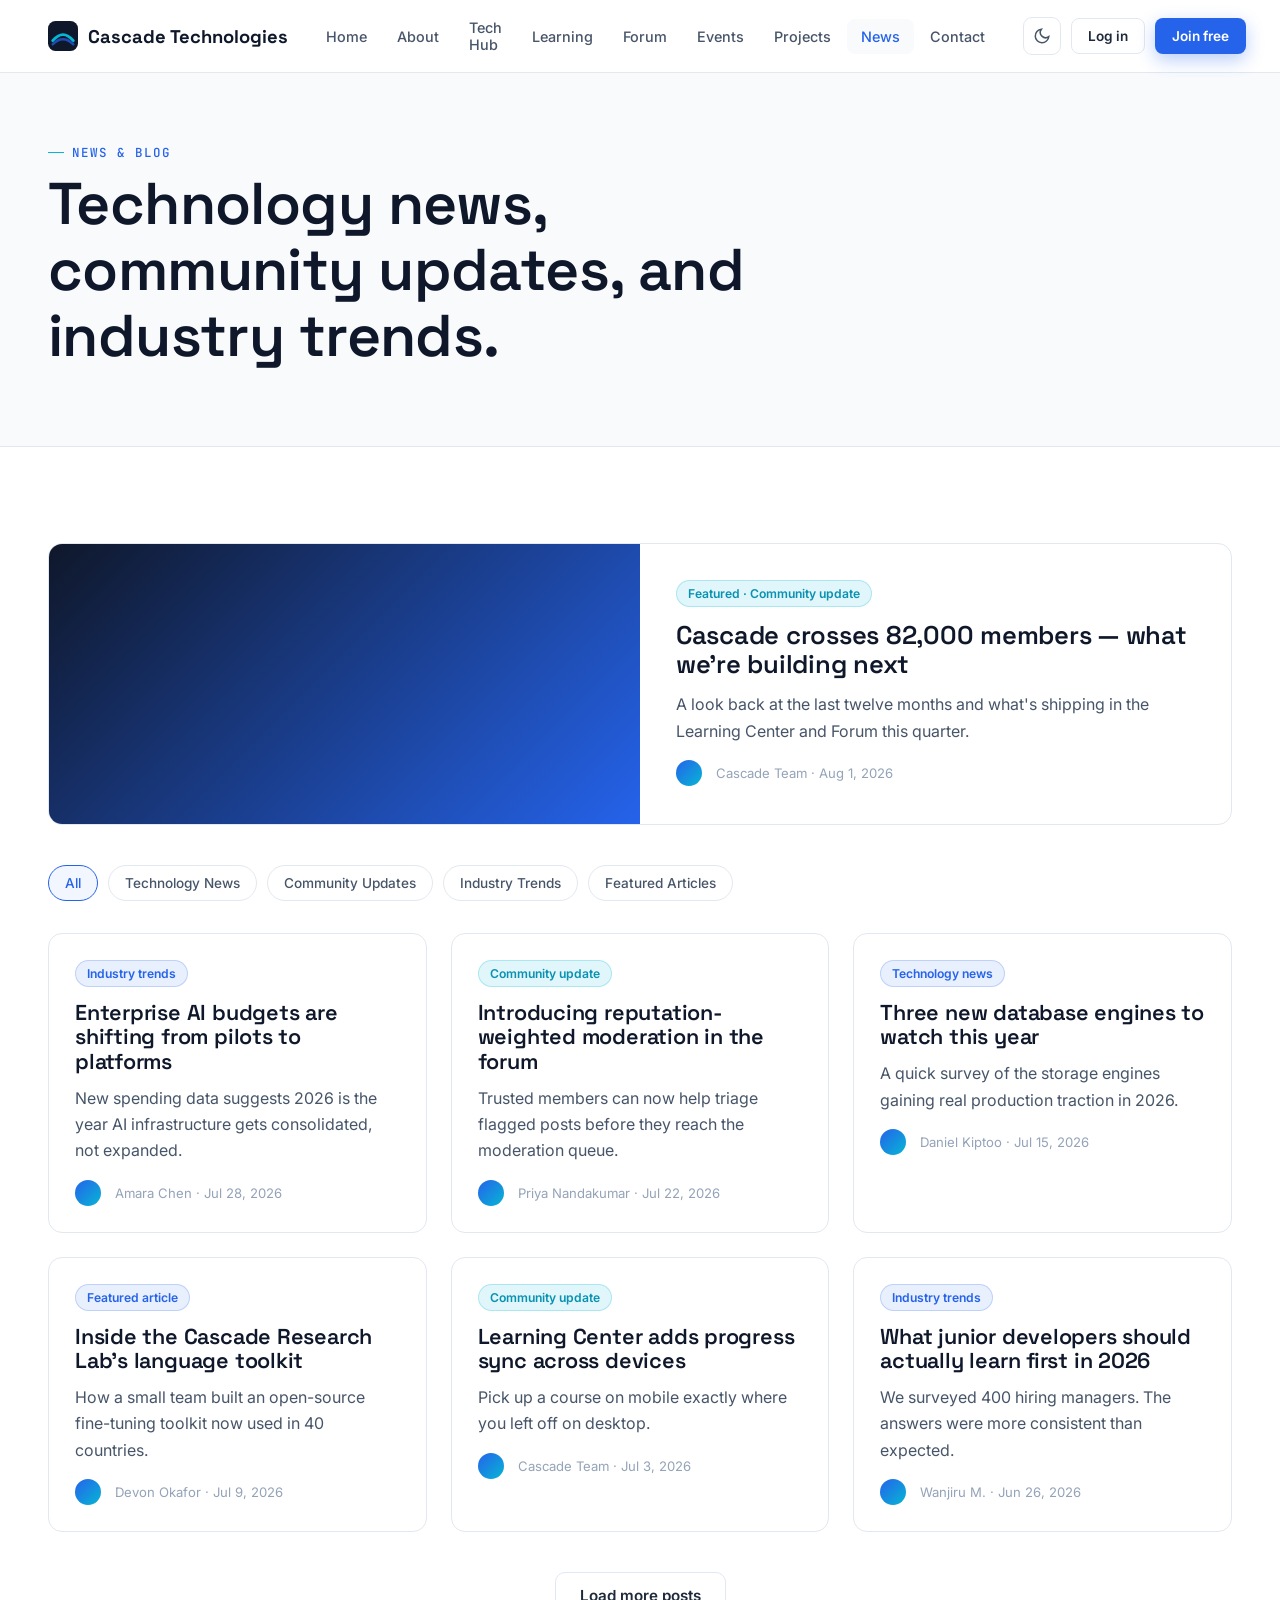
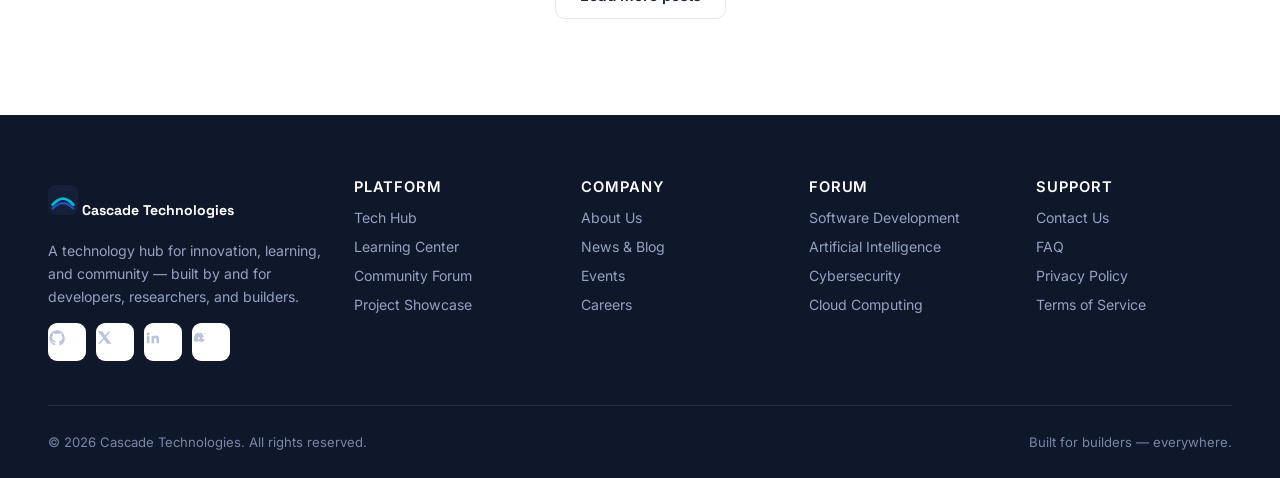
<file: news.html>
<!DOCTYPE html>
<html lang="en">
<head>
<meta charset="UTF-8">
<meta name="viewport" content="width=device-width, initial-scale=1.0">
<title>News & Blog · Cascade Technologies</title>
<meta name="description" content="Technology news, community updates, and industry trends.">
<link rel="icon" href="data:image/svg+xml,<svg xmlns=%22http://www.w3.org/2000/svg%22 viewBox=%220 0 32 32%22><rect width=%2232%22 height=%2232%22 rx=%228%22 fill=%22%230F172A%22/><path d=%22M6 20 Q16 8 26 20%22 stroke=%22%2306B6D4%22 stroke-width=%223%22 fill=%22none%22/></svg>">
<link rel="stylesheet" href="css/styles.css">
</head>
<body>
<script>
  // Apply saved theme before paint to avoid flash
  (function(){ var t = localStorage.getItem('cascade-theme'); if(t) document.documentElement.setAttribute('data-theme', t); })();
</script>

<nav class="nav">
  <div class="wrap">
    <a href="index.html" class="brand">
      <svg class="brand-mark" viewBox="0 0 32 32" fill="none"><rect width="32" height="32" rx="8" fill="#0F172A"/><path d="M5 21 Q16 8 27 21" stroke="#06B6D4" stroke-width="3" fill="none" stroke-linecap="round"/><path d="M5 25 Q16 14 27 25" stroke="#2563EB" stroke-width="2.5" fill="none" stroke-linecap="round" opacity=".7"/></svg>
      Cascade Technologies
    </a>
    <div class="nav-links">
      <a href="index.html">Home</a>
      <a href="about.html">About</a>
      <a href="tech-hub.html">Tech Hub</a>
      <a href="learning-center.html">Learning</a>
      <a href="forum.html">Forum</a>
      <a href="events.html">Events</a>
      <a href="projects.html">Projects</a>
      <a href="news.html">News</a>
      <a href="contact.html">Contact</a>
    </div>
    <div class="nav-actions">
      <button class="icon-btn" data-theme-toggle aria-label="Toggle dark mode"></button>
      <a href="#" class="btn btn-ghost btn-sm">Log in</a>
      <a href="#" class="btn btn-primary btn-sm">Join free</a>
      <button class="icon-btn nav-toggle" data-menu-toggle aria-label="Menu">
        <svg width="18" height="18" viewBox="0 0 24 24" fill="none" stroke="currentColor" stroke-width="2"><path d="M3 6h18M3 12h18M3 18h18"/></svg>
      </button>
    </div>
  </div>
</nav>
<div class="mobile-menu">
  <a href="index.html">Home</a>
  <a href="about.html">About</a>
  <a href="tech-hub.html">Tech Hub</a>
  <a href="learning-center.html">Learning Center</a>
  <a href="forum.html">Community Forum</a>
  <a href="events.html">Events</a>
  <a href="projects.html">Project Showcase</a>
  <a href="news.html">News &amp; Blog</a>
  <a href="contact.html">Contact</a>
</div>

<header class="page-header">
  <div class="wrap">
    <div class="eyebrow">News &amp; Blog</div>
    <h1 style="max-width:700px;">Technology news, community updates, and industry trends.</h1>
  </div>
</header>

<section class="section">
  <div class="wrap">
    <div class="card" style="display:grid;grid-template-columns:1fr 1fr;gap:0;overflow:hidden;padding:0;margin-bottom:40px;" data-reveal>
      <div style="background:linear-gradient(135deg,var(--deep-blue),var(--electric));min-height:280px;"></div>
      <div style="padding:36px;">
        <span class="pill pill-cyan">Featured · Community update</span>
        <h2 style="margin-top:14px;font-size:1.6rem;">Cascade crosses 82,000 members — what we're building next</h2>
        <p>A look back at the last twelve months and what's shipping in the Learning Center and Forum this quarter.</p>
        <div class="meta-row"><div class="avatar"></div> Cascade Team · Aug 1, 2026</div>
      </div>
    </div>

    <div class="filter-row" data-reveal>
      <button class="chip active">All</button>
      <button class="chip">Technology News</button>
      <button class="chip">Community Updates</button>
      <button class="chip">Industry Trends</button>
      <button class="chip">Featured Articles</button>
    </div>

    <div class="grid grid-3" data-reveal>
      <article class="card">
        <span class="pill pill-blue">Industry trends</span>
        <h3 style="margin-top:14px;">Enterprise AI budgets are shifting from pilots to platforms</h3>
        <p>New spending data suggests 2026 is the year AI infrastructure gets consolidated, not expanded.</p>
        <div class="meta-row"><div class="avatar"></div> Amara Chen · Jul 28, 2026</div>
      </article>
      <article class="card">
        <span class="pill pill-cyan">Community update</span>
        <h3 style="margin-top:14px;">Introducing reputation-weighted moderation in the forum</h3>
        <p>Trusted members can now help triage flagged posts before they reach the moderation queue.</p>
        <div class="meta-row"><div class="avatar"></div> Priya Nandakumar · Jul 22, 2026</div>
      </article>
      <article class="card">
        <span class="pill pill-blue">Technology news</span>
        <h3 style="margin-top:14px;">Three new database engines to watch this year</h3>
        <p>A quick survey of the storage engines gaining real production traction in 2026.</p>
        <div class="meta-row"><div class="avatar"></div> Daniel Kiptoo · Jul 15, 2026</div>
      </article>
      <article class="card">
        <span class="pill pill-blue">Featured article</span>
        <h3 style="margin-top:14px;">Inside the Cascade Research Lab's language toolkit</h3>
        <p>How a small team built an open-source fine-tuning toolkit now used in 40 countries.</p>
        <div class="meta-row"><div class="avatar"></div> Devon Okafor · Jul 9, 2026</div>
      </article>
      <article class="card">
        <span class="pill pill-cyan">Community update</span>
        <h3 style="margin-top:14px;">Learning Center adds progress sync across devices</h3>
        <p>Pick up a course on mobile exactly where you left off on desktop.</p>
        <div class="meta-row"><div class="avatar"></div> Cascade Team · Jul 3, 2026</div>
      </article>
      <article class="card">
        <span class="pill pill-blue">Industry trends</span>
        <h3 style="margin-top:14px;">What junior developers should actually learn first in 2026</h3>
        <p>We surveyed 400 hiring managers. The answers were more consistent than expected.</p>
        <div class="meta-row"><div class="avatar"></div> Wanjiru M. · Jun 26, 2026</div>
      </article>
    </div>
    <div class="text-center" style="margin-top:40px;"><button class="btn btn-ghost">Load more posts</button></div>
  </div>
</section>

<footer class="site-footer">
  <div class="wrap">
    <div class="footer-grid">
      <div>
        <a href="index.html" class="brand" style="color:#fff;margin-bottom:14px;">
          <svg class="brand-mark" viewBox="0 0 32 32" fill="none"><rect width="32" height="32" rx="8" fill="#132038"/><path d="M5 21 Q16 8 27 21" stroke="#06B6D4" stroke-width="3" fill="none" stroke-linecap="round"/><path d="M5 25 Q16 14 27 25" stroke="#2563EB" stroke-width="2.5" fill="none" stroke-linecap="round" opacity=".7"/></svg>
          Cascade Technologies
        </a>
        <p style="max-width:280px;color:#93A2C0;font-size:.88rem;">A technology hub for innovation, learning, and community — built by and for developers, researchers, and builders.</p>
        <div class="social-row">
          <a href="#" class="icon-btn" style="border-color:rgba(255,255,255,.15);color:#B9C4DA;" aria-label="GitHub"><svg width="16" height="16" viewBox="0 0 24 24" fill="currentColor"><path d="M12 .5C5.7.5.5 5.7.5 12c0 5 3.3 9.3 7.9 10.8.6.1.8-.3.8-.6v-2.2c-3.2.7-3.9-1.5-3.9-1.5-.5-1.4-1.3-1.7-1.3-1.7-1.1-.7.1-.7.1-.7 1.2.1 1.8 1.2 1.8 1.2 1 1.8 2.8 1.3 3.5 1 .1-.8.4-1.3.8-1.6-2.6-.3-5.3-1.3-5.3-5.8 0-1.3.5-2.3 1.2-3.1-.1-.3-.5-1.5.1-3.1 0 0 1-.3 3.3 1.2a11 11 0 0 1 6 0C17.8 4.7 18.8 5 18.8 5c.6 1.6.2 2.8.1 3.1.8.8 1.2 1.9 1.2 3.1 0 4.5-2.7 5.5-5.3 5.8.4.4.8 1.1.8 2.2v3.3c0 .3.2.7.8.6A10.5 10.5 0 0 0 23.5 12C23.5 5.7 18.3.5 12 .5Z"/></svg></a>
          <a href="#" class="icon-btn" style="border-color:rgba(255,255,255,.15);color:#B9C4DA;" aria-label="X / Twitter"><svg width="15" height="15" viewBox="0 0 24 24" fill="currentColor"><path d="M18.9 2H22l-7.6 8.7L23.3 22h-6.9l-5.4-6.9L4.8 22H1.6l8.2-9.3L1 2h7l4.9 6.3L18.9 2Z"/></svg></a>
          <a href="#" class="icon-btn" style="border-color:rgba(255,255,255,.15);color:#B9C4DA;" aria-label="LinkedIn"><svg width="15" height="15" viewBox="0 0 24 24" fill="currentColor"><path d="M4.98 3.5a2.5 2.5 0 1 1 0 5 2.5 2.5 0 0 1 0-5ZM3 9h4v12H3V9Zm7 0h3.8v1.7h.05c.53-1 1.83-2 3.77-2 4 0 4.74 2.6 4.74 6V21h-4v-5.3c0-1.27-.02-2.9-1.77-2.9-1.77 0-2.04 1.38-2.04 2.8V21h-4V9Z"/></svg></a>
          <a href="#" class="icon-btn" style="border-color:rgba(255,255,255,.15);color:#B9C4DA;" aria-label="Discord"><svg width="16" height="16" viewBox="0 0 24 24" fill="currentColor"><path d="M20.3 5.4A17.6 17.6 0 0 0 15.9 4l-.3.6c1.6.4 2.6.9 3.6 1.6-1.6-.8-3.2-1.2-4.7-1.4a13 13 0 0 0-4.4 0c-1.5.2-3.1.6-4.7 1.4 1-.7 2.2-1.3 3.6-1.6l-.3-.6a17.6 17.6 0 0 0-4.4 1.4C1.6 9 .8 12.6 1.1 16.1a17.7 17.7 0 0 0 5.4 2.7l.7-1.1c-.9-.3-1.7-.7-2.5-1.3l.5-.4c2.5 1.2 5.2 1.2 7.6 0l.5.4c-.8.6-1.6 1-2.5 1.3l.7 1.1a17.7 17.7 0 0 0 5.4-2.7c.4-4-.7-7.5-3.6-10.7ZM8.7 14.1c-.8 0-1.5-.8-1.5-1.7 0-1 .7-1.7 1.5-1.7.9 0 1.6.8 1.5 1.7 0 .9-.6 1.7-1.5 1.7Zm6.6 0c-.8 0-1.5-.8-1.5-1.7 0-1 .7-1.7 1.5-1.7.9 0 1.6.8 1.5 1.7 0 .9-.6 1.7-1.5 1.7Z"/></svg></a>
        </div>
      </div>
      <div>
        <h4>Platform</h4>
        <a href="tech-hub.html">Tech Hub</a>
        <a href="learning-center.html">Learning Center</a>
        <a href="forum.html">Community Forum</a>
        <a href="projects.html">Project Showcase</a>
      </div>
      <div>
        <h4>Company</h4>
        <a href="about.html">About Us</a>
        <a href="news.html">News &amp; Blog</a>
        <a href="events.html">Events</a>
        <a href="contact.html">Careers</a>
      </div>
      <div>
        <h4>Forum</h4>
        <a href="forum.html">Software Development</a>
        <a href="forum.html">Artificial Intelligence</a>
        <a href="forum.html">Cybersecurity</a>
        <a href="forum.html">Cloud Computing</a>
      </div>
      <div>
        <h4>Support</h4>
        <a href="contact.html">Contact Us</a>
        <a href="contact.html">FAQ</a>
        <a href="#">Privacy Policy</a>
        <a href="#">Terms of Service</a>
      </div>
    </div>
    <div class="footer-bottom">
      <span>© 2026 Cascade Technologies. All rights reserved.</span>
      <span>Built for builders — everywhere.</span>
    </div>
  </div>
</footer>
<script src="js/main.js"></script>
</body>
</html>
</file>
<file: css/styles.css>
/* ==========================================================================
   Cascade Technologies — Design System
   Signature motif: overlapping cascading panels (waterfall/terraces),
   echoing the brand name across hero art, section dividers, and cards.
   ========================================================================== */

@import url('https://fonts.googleapis.com/css2?family=Space+Grotesk:wght@400;500;600;700&family=Inter:wght@400;500;600;700;800&family=JetBrains+Mono:wght@400;500&display=swap');

:root{
  /* ---- Brand palette (from brief) ---- */
  --deep-blue:   #0F172A;
  --electric:    #2563EB;
  --cyan:        #06B6D4;
  --white:       #FFFFFF;
  --light-gray:  #F8FAFC;

  /* ---- Derived neutrals ---- */
  --ink-700:     #1E293B;
  --ink-500:     #475569;
  --ink-300:     #94A3B8;
  --line:        #E2E8F0;
  --surface:     #FFFFFF;
  --surface-2:   #F8FAFC;
  --success:     #10B981;
  --warn:        #F59E0B;

  /* ---- Type ---- */
  --font-display: 'Space Grotesk', 'Inter', sans-serif;
  --font-body:    'Inter', sans-serif;
  --font-mono:    'JetBrains Mono', monospace;

  /* ---- Scale ---- */
  --radius-sm: 8px;
  --radius-md: 14px;
  --radius-lg: 22px;
  --shadow-sm: 0 1px 2px rgba(15,23,42,.06), 0 1px 1px rgba(15,23,42,.04);
  --shadow-md: 0 8px 24px rgba(15,23,42,.08), 0 2px 6px rgba(15,23,42,.04);
  --shadow-lg: 0 24px 60px rgba(15,23,42,.16), 0 6px 16px rgba(15,23,42,.08);
  --max: 1240px;

  color-scheme: light;
}

[data-theme="dark"]{
  color-scheme: dark;
  --surface:     #0F172A;
  --surface-2:   #131F35;
  --white:       #0F172A;
  --light-gray:  #131F35;
  --line:        #22304A;
  --ink-700:     #E7ECF5;
  --ink-500:     #AEBBD1;
  --ink-300:     #6C7C97;
  --deep-blue:   #F8FAFC;
}

*{ box-sizing:border-box; }
html{ scroll-behavior:smooth; }
body{
  margin:0;
  font-family:var(--font-body);
  color:var(--ink-700);
  background:var(--surface);
  -webkit-font-smoothing:antialiased;
  transition:background .25s ease, color .25s ease;
}
img{ max-width:100%; display:block; }
a{ color:inherit; text-decoration:none; }
ul{ margin:0; padding:0; list-style:none; }
button{ font-family:inherit; cursor:pointer; }
input,textarea,select{ font-family:inherit; }

@media (prefers-reduced-motion: reduce){
  *{ animation-duration:.001ms !important; animation-iteration-count:1 !important; transition-duration:.001ms !important; scroll-behavior:auto !important; }
}

:focus-visible{ outline:2px solid var(--cyan); outline-offset:3px; border-radius:4px; }

.wrap{ max-width:var(--max); margin:0 auto; padding:0 28px; }
.section{ padding:96px 0; }
.section-tight{ padding:56px 0; }
.eyebrow{
  font-family:var(--font-mono); font-size:12.5px; letter-spacing:.08em; text-transform:uppercase;
  color:var(--electric); display:inline-flex; align-items:center; gap:8px; font-weight:500; margin-bottom:14px;
}
.eyebrow::before{ content:''; width:16px; height:1px; background:var(--cyan); }

h1,h2,h3,h4{ font-family:var(--font-display); font-weight:600; line-height:1.12; margin:0 0 .5em; letter-spacing:-.01em; color:var(--deep-blue); }
[data-theme="dark"] h1, [data-theme="dark"] h2, [data-theme="dark"] h3, [data-theme="dark"] h4{ color:var(--ink-700); }
h1{ font-size:clamp(2.4rem, 4.6vw, 4rem); }
h2{ font-size:clamp(1.9rem, 3vw, 2.6rem); }
h3{ font-size:1.35rem; }
p{ line-height:1.65; color:var(--ink-500); margin:0 0 1em; }
.lede{ font-size:1.2rem; line-height:1.6; color:var(--ink-500); max-width:640px; }

/* ---- Buttons ---- */
.btn{
  display:inline-flex; align-items:center; justify-content:center; gap:8px;
  padding:13px 24px; border-radius:10px; font-weight:600; font-size:.95rem;
  border:1px solid transparent; transition:transform .15s ease, box-shadow .15s ease, background .15s ease, border-color .15s ease;
  white-space:nowrap;
}
.btn:active{ transform:translateY(1px); }
.btn-primary{ background:var(--electric); color:#fff; box-shadow:0 6px 18px rgba(37,99,235,.32); }
.btn-primary:hover{ background:#1d4fd1; box-shadow:0 8px 22px rgba(37,99,235,.4); }
.btn-ghost{ background:transparent; color:var(--ink-700); border-color:var(--line); }
.btn-ghost:hover{ border-color:var(--electric); color:var(--electric); }
.btn-cyan{ background:var(--cyan); color:#032c33; box-shadow:0 6px 18px rgba(6,182,212,.3); }
.btn-cyan:hover{ background:#0aa9c4; }
.btn-sm{ padding:9px 16px; font-size:.85rem; border-radius:8px; }
.btn-block{ width:100%; }

/* ---- Nav ---- */
.nav{
  position:sticky; top:0; z-index:100; background:color-mix(in srgb, var(--surface) 88%, transparent);
  backdrop-filter:blur(12px); border-bottom:1px solid var(--line);
}
.nav .wrap{ display:flex; align-items:center; justify-content:space-between; height:72px; gap:24px; }
.brand{ display:flex; align-items:center; gap:10px; font-family:var(--font-display); font-weight:700; font-size:1.15rem; color:var(--deep-blue); flex-shrink:0; }
[data-theme="dark"] .brand{ color:var(--ink-700); }
.brand-mark{ width:30px; height:30px; flex-shrink:0; }
.nav-links{ display:flex; align-items:center; gap:2px; flex:1; justify-content:center; }
.nav-links a{
  padding:9px 14px; border-radius:8px; font-size:.9rem; font-weight:500; color:var(--ink-500);
  transition:background .15s ease, color .15s ease;
}
.nav-links a:hover, .nav-links a.active{ background:var(--surface-2); color:var(--electric); }
.nav-actions{ display:flex; align-items:center; gap:10px; flex-shrink:0; }
.icon-btn{
  width:38px; height:38px; border-radius:9px; border:1px solid var(--line); background:var(--surface);
  display:flex; align-items:center; justify-content:center; color:var(--ink-500); transition:border-color .15s ease, color .15s ease;
}
.icon-btn:hover{ border-color:var(--electric); color:var(--electric); }
.nav-toggle{ display:none; }

@media (max-width:960px){
  .nav-links{ display:none; }
  .nav-toggle{ display:flex; }
}

/* ---- Mobile menu ---- */
.mobile-menu{
  position:fixed; inset:72px 0 0 0; background:var(--surface); z-index:99; padding:24px 28px;
  transform:translateY(-8px); opacity:0; pointer-events:none; transition:opacity .2s ease, transform .2s ease;
  overflow-y:auto;
}
.mobile-menu.open{ opacity:1; transform:translateY(0); pointer-events:auto; }
.mobile-menu a{ display:block; padding:14px 4px; font-size:1.05rem; font-weight:500; border-bottom:1px solid var(--line); }

/* ---- Cascade signature: layered diagonal terraces ---- */
.cascade-hero{
  position:relative; overflow:hidden; background:var(--deep-blue);
  padding:120px 0 0;
}
[data-theme="dark"] .cascade-hero{ background:#080D1A; }
.cascade-hero .wrap{ position:relative; z-index:2; }
.cascade-terraces{
  position:absolute; inset:0; z-index:1; overflow:hidden;
}
.terrace{
  position:absolute; left:-10%; right:-10%; height:220px; border-radius:100% 100% 0 0 / 60px;
  opacity:.5;
}
.terrace-1{ bottom:-40px; background:linear-gradient(90deg, rgba(37,99,235,.35), rgba(6,182,212,.35)); }
.terrace-2{ bottom:-100px; height:280px; background:linear-gradient(90deg, rgba(6,182,212,.22), rgba(37,99,235,.22)); }
.terrace-3{ bottom:-170px; height:340px; background:linear-gradient(90deg, rgba(37,99,235,.14), rgba(6,182,212,.14)); }
.hero-grid{ display:grid; grid-template-columns:1.15fr .85fr; gap:56px; align-items:center; padding-bottom:90px; }
.hero-copy h1{ color:#fff; }
.hero-copy .lede{ color:#B9C4DA; }
.hero-stats{ display:flex; gap:36px; margin-top:36px; flex-wrap:wrap; }
.hero-stat b{ display:block; font-family:var(--font-display); font-size:1.7rem; color:#fff; }
.hero-stat span{ font-size:.82rem; color:#93A2C0; }
.hero-cta{ display:flex; gap:14px; margin-top:32px; flex-wrap:wrap; }

/* cascade card stack — visual signature reused in hero + section dividers */
.cascade-stack{ position:relative; height:420px; }
.stack-card{
  position:absolute; width:88%; border-radius:var(--radius-lg); padding:22px 24px;
  background:rgba(255,255,255,.06); border:1px solid rgba(255,255,255,.14); backdrop-filter:blur(6px);
  box-shadow:0 20px 50px rgba(0,0,0,.35); color:#fff;
}
.stack-card .tag{ font-family:var(--font-mono); font-size:11px; color:var(--cyan); letter-spacing:.05em; }
.stack-card h4{ color:#fff; margin:8px 0 4px; font-size:1.05rem; }
.stack-card p{ color:#AEB9D3; font-size:.86rem; margin:0; }
.stack-card-1{ top:0; left:0; z-index:3; }
.stack-card-2{ top:110px; left:8%; z-index:2; opacity:.85; }
.stack-card-3{ top:220px; left:16%; z-index:1; opacity:.6; }

/* ---- Section header pattern ---- */
.section-head{ display:flex; align-items:flex-end; justify-content:space-between; gap:32px; margin-bottom:44px; flex-wrap:wrap; }
.section-head h2{ margin:0; }
.section-head .lede{ margin:8px 0 0; }

/* ---- Cards ---- */
.card{
  background:var(--surface); border:1px solid var(--line); border-radius:var(--radius-md);
  padding:26px; transition:border-color .15s ease, box-shadow .15s ease, transform .15s ease;
}
.card:hover{ border-color:var(--electric); box-shadow:var(--shadow-md); transform:translateY(-2px); }
.grid{ display:grid; gap:24px; }
.grid-2{ grid-template-columns:repeat(2,1fr); }
.grid-3{ grid-template-columns:repeat(3,1fr); }
.grid-4{ grid-template-columns:repeat(4,1fr); }
@media (max-width:900px){ .grid-2,.grid-3,.grid-4{ grid-template-columns:1fr 1fr; } .hero-grid{ grid-template-columns:1fr; } .cascade-stack{ display:none; } }
@media (max-width:640px){ .grid-2,.grid-3,.grid-4{ grid-template-columns:1fr; } }

.pill{
  display:inline-flex; align-items:center; gap:6px; font-size:.76rem; font-weight:600; padding:5px 11px;
  border-radius:999px; background:var(--surface-2); color:var(--ink-500); border:1px solid var(--line);
}
.pill-cyan{ background:rgba(6,182,212,.12); color:#0891B2; border-color:rgba(6,182,212,.25); }
.pill-blue{ background:rgba(37,99,235,.1); color:var(--electric); border-color:rgba(37,99,235,.22); }
[data-theme="dark"] .pill-cyan{ color:#67E8F9; }
[data-theme="dark"] .pill-blue{ color:#93C5FD; }

.meta-row{ display:flex; align-items:center; gap:14px; font-size:.82rem; color:var(--ink-300); margin-top:14px; }
.avatar{ width:26px; height:26px; border-radius:50%; background:linear-gradient(135deg,var(--electric),var(--cyan)); flex-shrink:0; }

/* ---- Alt sections ---- */
.section-alt{ background:var(--surface-2); }
.band-dark{ background:var(--deep-blue); color:#fff; }
[data-theme="dark"] .band-dark{ background:#080D1A; }
.band-dark h2, .band-dark h3{ color:#fff; }
.band-dark p{ color:#AEB9D3; }

/* ---- Logo strip ---- */
.logo-strip{ display:flex; align-items:center; justify-content:space-between; gap:36px; flex-wrap:wrap; opacity:.7; }
.logo-strip span{ font-family:var(--font-display); font-weight:600; font-size:1.05rem; color:var(--ink-300); }

/* ---- Newsletter ---- */
.newsletter{
  border-radius:var(--radius-lg); background:linear-gradient(120deg, var(--deep-blue), #14213D 60%, #0B2A3D);
  padding:56px; display:flex; align-items:center; justify-content:space-between; gap:40px; flex-wrap:wrap; color:#fff;
  position:relative; overflow:hidden;
}
.newsletter::after{
  content:''; position:absolute; right:-60px; top:-60px; width:260px; height:260px; border-radius:50%;
  background:radial-gradient(circle, rgba(6,182,212,.35), transparent 70%);
}
.newsletter-form{ display:flex; gap:10px; position:relative; z-index:2; flex-wrap:wrap; }
.newsletter-form input{
  padding:13px 16px; border-radius:10px; border:1px solid rgba(255,255,255,.2); background:rgba(255,255,255,.08);
  color:#fff; min-width:260px; font-size:.92rem;
}
.newsletter-form input::placeholder{ color:#93A2C0; }

/* ---- Footer ---- */
.site-footer{ background:var(--deep-blue); color:#B9C4DA; padding:64px 0 28px; }
[data-theme="dark"] .site-footer{ background:#080D1A; }
.site-footer h4{ color:#fff; font-size:.92rem; text-transform:uppercase; letter-spacing:.06em; font-family:var(--font-body); font-weight:600; }
.footer-grid{ display:grid; grid-template-columns:1.4fr repeat(4,1fr); gap:32px; padding-bottom:44px; border-bottom:1px solid rgba(255,255,255,.1); }
.footer-grid a{ display:block; padding:6px 0; font-size:.88rem; color:#93A2C0; transition:color .15s ease; }
.footer-grid a:hover{ color:#fff; }
.footer-bottom{ display:flex; justify-content:space-between; align-items:center; padding-top:28px; flex-wrap:wrap; gap:16px; font-size:.82rem; color:#7688A8; }
.social-row{ display:flex; gap:10px; }
@media (max-width:900px){ .footer-grid{ grid-template-columns:1fr 1fr; } }

/* ---- Forms ---- */
.field{ margin-bottom:18px; }
.field label{ display:block; font-size:.85rem; font-weight:600; margin-bottom:7px; color:var(--ink-700); }
.field input, .field textarea, .field select{
  width:100%; padding:12px 14px; border-radius:9px; border:1px solid var(--line); background:var(--surface);
  color:var(--ink-700); font-size:.92rem; transition:border-color .15s ease;
}
.field input:focus, .field textarea:focus, .field select:focus{ border-color:var(--electric); }

/* ---- Breadcrumb / page header ---- */
.page-header{ padding:64px 0 48px; border-bottom:1px solid var(--line); background:var(--surface-2); }
.page-header .eyebrow{ margin-bottom:10px; }

/* ---- Tabs / filters ---- */
.filter-row{ display:flex; gap:10px; flex-wrap:wrap; margin-bottom:32px; }
.chip{
  padding:9px 16px; border-radius:999px; border:1px solid var(--line); font-size:.85rem; font-weight:500;
  color:var(--ink-500); background:var(--surface); transition:all .15s ease;
}
.chip.active, .chip:hover{ border-color:var(--electric); color:var(--electric); background:rgba(37,99,235,.06); }

/* ---- Thread list (forum) ---- */
.thread{
  display:flex; gap:18px; padding:20px 0; border-bottom:1px solid var(--line); align-items:flex-start;
}
.thread-votes{ display:flex; flex-direction:column; align-items:center; gap:2px; width:52px; flex-shrink:0; padding-top:2px; }
.thread-votes b{ font-family:var(--font-mono); font-size:.95rem; }
.thread-votes span{ font-size:.68rem; color:var(--ink-300); }
.thread-body h4{ margin:0 0 6px; font-size:1.02rem; }
.thread-body h4 a:hover{ color:var(--electric); }
.thread-tags{ display:flex; gap:6px; margin-top:10px; flex-wrap:wrap; }
.thread-stats{ display:flex; gap:18px; flex-shrink:0; text-align:center; padding-top:4px; }
.thread-stats div b{ display:block; font-size:.95rem; font-family:var(--font-mono); }
.thread-stats div span{ font-size:.7rem; color:var(--ink-300); }
@media (max-width:700px){ .thread-stats{ display:none; } }

/* ---- Timeline (events) ---- */
.event-row{ display:grid; grid-template-columns:100px 1fr auto; gap:20px; align-items:center; padding:22px 0; border-bottom:1px solid var(--line); }
.event-date{ text-align:center; background:var(--surface-2); border-radius:10px; padding:12px 6px; border:1px solid var(--line); }
.event-date b{ display:block; font-family:var(--font-display); font-size:1.3rem; color:var(--deep-blue); }
[data-theme="dark"] .event-date b{ color:var(--ink-700); }
.event-date span{ font-size:.72rem; color:var(--ink-300); text-transform:uppercase; }
@media (max-width:700px){ .event-row{ grid-template-columns:70px 1fr; } .event-row .btn{ grid-column:1 / -1; } }

/* utility */
.text-center{ text-align:center; }
.mt-0{ margin-top:0; }
.flex{ display:flex; }
.gap-8{ gap:8px; }
.items-center{ align-items:center; }
</file>
